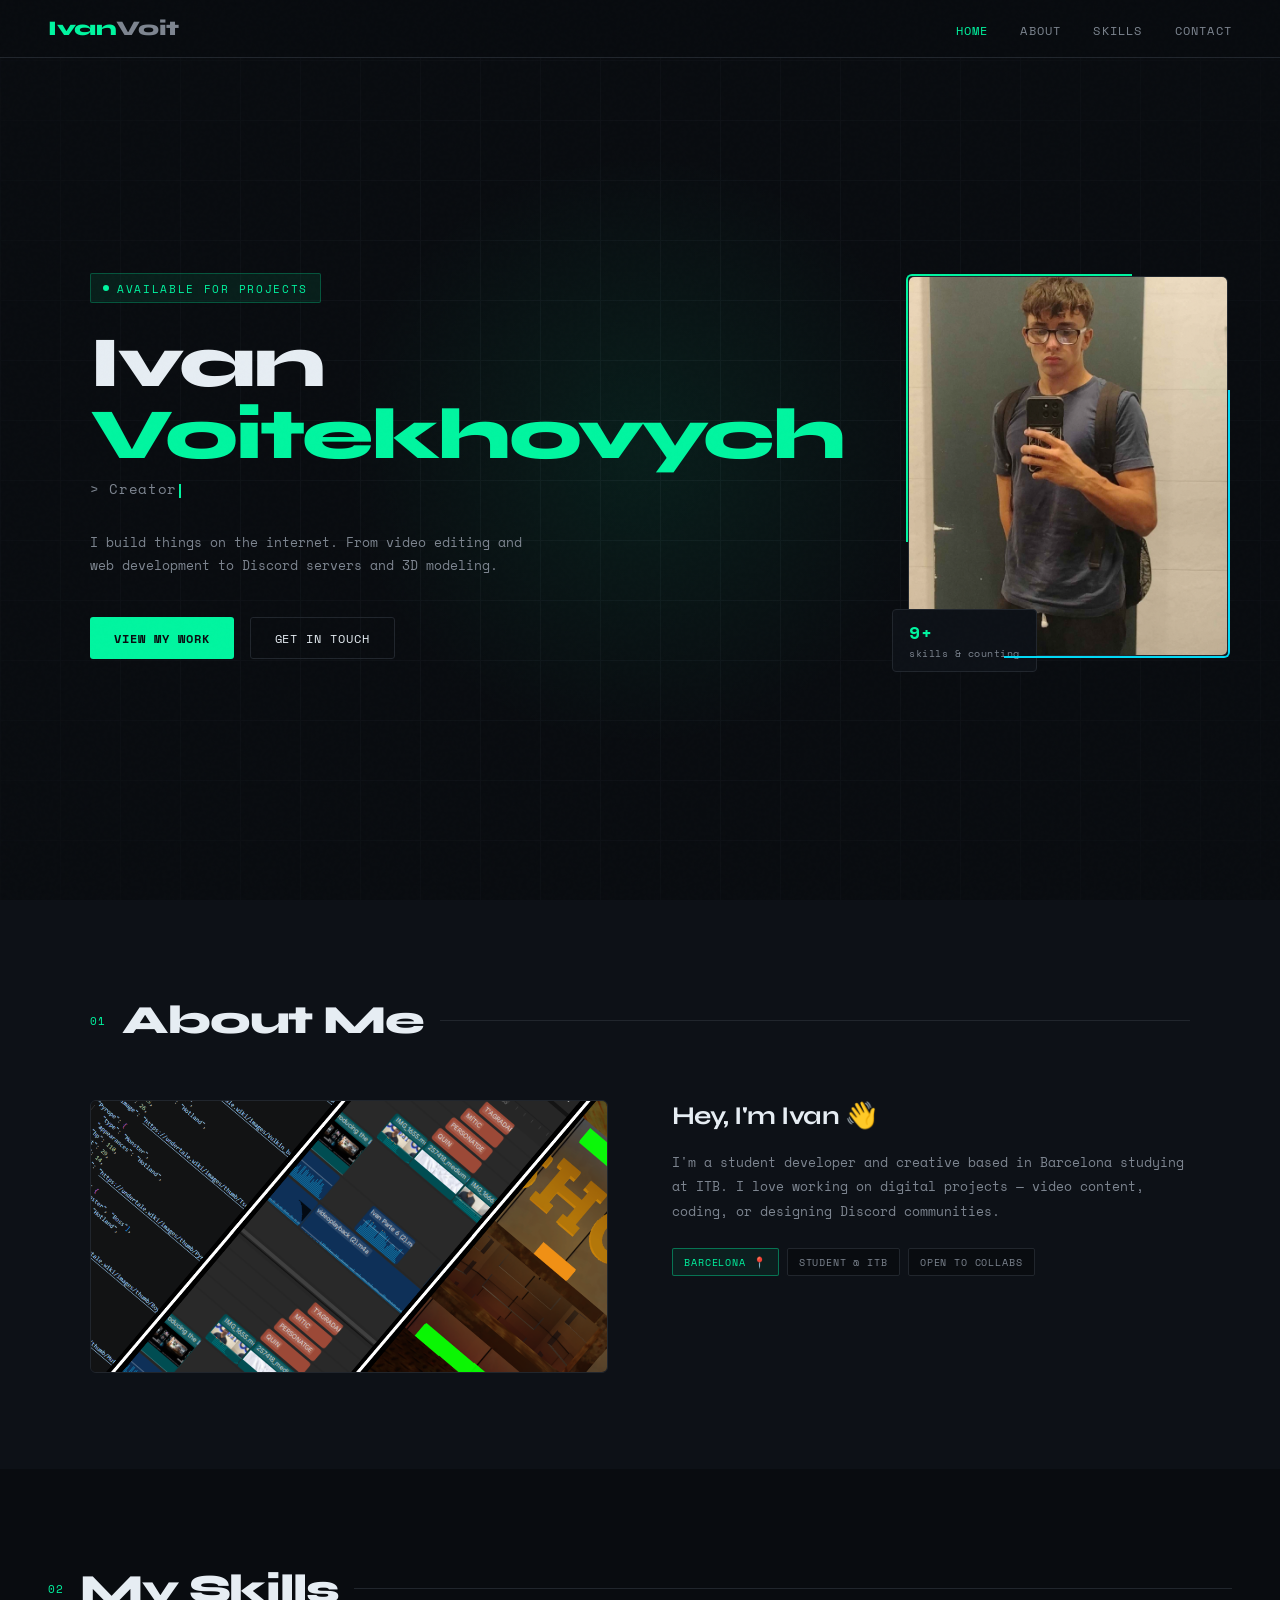
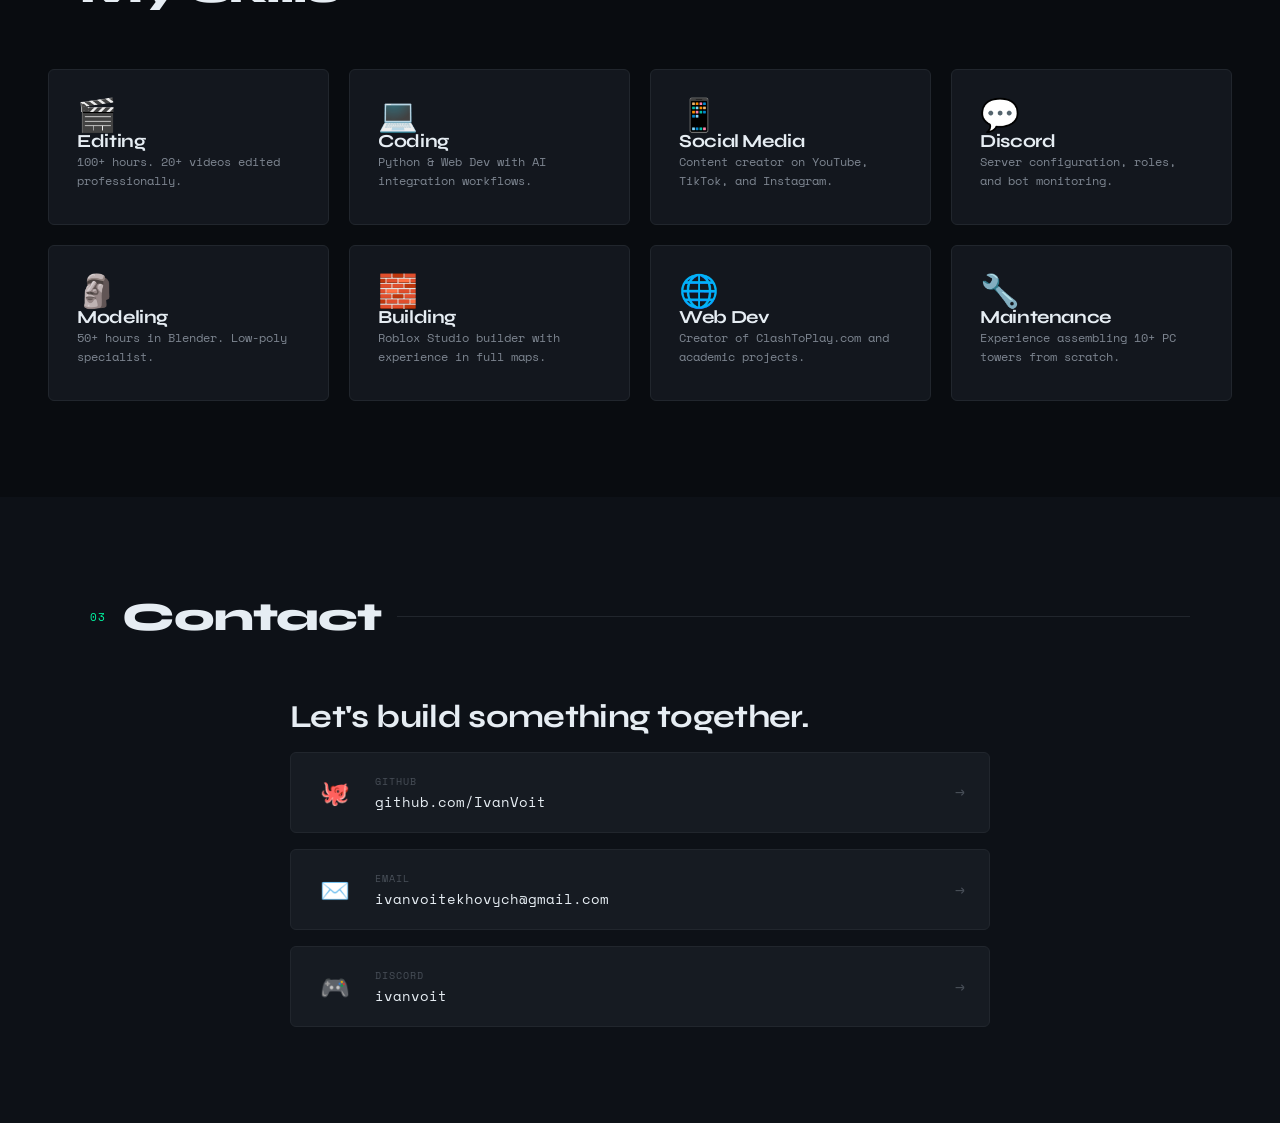
<file: index.html>
<!DOCTYPE html>
<html lang="en">
<head>
  <meta charset="UTF-8" />
  <meta name="viewport" content="width=device-width, initial-scale=1.0" />
  <title>IvanVoit — Portfolio</title>
  <link rel="stylesheet" href="style.css" />
</head>
<body>

  <nav>
    <a class="nav-logo" href="#hero">Ivan<span>Voit</span></a>
    <ul class="nav-links">
      <li><a href="#hero">Home</a></li>
      <li><a href="#about">About</a></li>
      <li><a href="#skills">Skills</a></li>
      <li><a href="#contact">Contact</a></li>
    </ul>
  </nav>

  <!-- HERO -->
  <section id="hero">
    <div class="hero-grid"></div>
    <div class="hero-glow"></div>
    <div class="hero-inner">
      <div class="hero-text">
        <div class="hero-tag">Available for projects</div>
        <h1 class="hero-name">Ivan<br/><span class="line2">Voitekhovych</span></h1>
        <p class="hero-role">&gt; <span id="typewriter">Creator</span><span class="cursor"></span></p>
        <p class="hero-desc">I build things on the internet. From video editing and web development to Discord servers and 3D modeling.</p>
        <div class="hero-btns">
          <a href="#skills" class="btn btn-primary">View My Work</a>
          <a href="#contact" class="btn btn-secondary">Get in Touch</a>
        </div>
      </div>
      <div class="hero-visual">
        <div class="avatar-frame">
          <div class="avatar-img-slot">
            <img src="assets/ivan.jpg" alt="Ivan" style="display: block;">
          </div>
          <div class="avatar-badge"><strong>9+</strong> skills &amp; counting</div>
        </div>
      </div>
    </div>
  </section>

  <!-- ABOUT -->
  <section id="about">
    <div style="max-width:1100px;margin:0 auto;">
      <div class="section-header reveal">
        <span class="section-num">01</span>
        <h2 class="section-title">About Me</h2>
        <div class="section-line"></div>
      </div>
      <div class="about-grid">
        <div class="about-img-slot reveal">
          <img src="assets/myportfoliomage.png" alt="About Ivan" style="display: block;">
        </div>
        <div class="about-text reveal">
          <h3>Hey, I'm Ivan 👋</h3>
          <p>I'm a student developer and creative based in Barcelona studying at ITB. I love working on digital projects — video content, coding, or designing Discord communities.</p>
          <div class="about-tags">
            <span class="tag accent">Barcelona 📍</span>
            <span class="tag">Student @ ITB</span>
            <span class="tag">Open to collabs</span>
          </div>
        </div>
      </div>
    </div>
  </section>

  <!-- SKILLS -->
  <section id="skills">
    <div style="max-width:1200px;margin:0 auto;">
      <div class="section-header reveal">
        <span class="section-num">02</span>
        <h2 class="section-title">My Skills</h2>
        <div class="section-line"></div>
      </div>

      <div class="skills-grid">

        <!-- 1. EDITING -->
        <div class="skill-card reveal">
          <div class="skill-main-content">
            <div class="skill-icon">🎬</div>
            <div class="skill-name">Editing</div>
            <p class="skill-desc">100+ hours. 20+ videos edited professionally.</p>
            <div class="skill-arrow">View My Work ↓</div>
          </div>
          <div class="skill-details">
            <div class="details-inner">
              <div class="story-item"><img src="assets/editing1.png"><p><strong>School Project:</strong> Video created for an academic assignment.</p></div>
              <div class="story-item"><img src="assets/editing2.png"><p><strong>Mobile Content:</strong> Videos about mobile devices and technology.</p></div>
              <div class="story-item"><img src="assets/editing3.png"><p><strong>Game Trailer:</strong> Video showcase for a game made by me.</p></div>
            </div>
          </div>
        </div>

        <!-- 2. CODING -->
        <div class="skill-card reveal">
          <div class="skill-main-content">
            <div class="skill-icon">💻</div>
            <div class="skill-name">Coding</div>
            <p class="skill-desc">Python & Web Dev with AI integration workflows.</p>
            <div class="skill-arrow">View My Work ↓</div>
          </div>
          <div class="skill-details">
            <div class="details-inner">
              <p>• Programming in Python with AI
              • HTML, CSS, and JS development</p>
              <div class="story-item"><img src="assets/coding1.png"><p>Python scripts and backend logic.</p></div>
              <div class="story-item"><img src="assets/coding2.png"><p>AI-assisted development workflow.</p></div>
              <div class="story-item"><img src="assets/coding3.png"><p>Advanced coding projects.</p></div>
            </div>
          </div>
        </div>

        <!-- 3. SOCIAL MEDIA -->
        <div class="skill-card reveal">
          <div class="skill-main-content">
            <div class="skill-icon">📱</div>
            <div class="skill-name">Social Media</div>
            <p class="skill-desc">Content creator on YouTube, TikTok, and Instagram.</p>
            <div class="skill-arrow">View My Work ↓</div>
          </div>
          <div class="skill-details">
            <div class="details-inner">
              <div class="story-item"><img src="assets/social1.png"><p>My YouTube channel content.</p></div>
              <div class="story-item"><img src="assets/social2.png"><p>My TikTok channel growth.</p></div>
              <div class="story-item"><img src="assets/social3.png"><p>My Instagram community.</p></div>
            </div>
          </div>
        </div>

        <!-- 4. DISCORD -->
        <div class="skill-card reveal">
          <div class="skill-main-content">
            <div class="skill-icon">💬</div>
            <div class="skill-name">Discord</div>
            <p class="skill-desc">Server configuration, roles, and bot monitoring.</p>
            <div class="skill-arrow">View My Work ↓</div>
          </div>
          <div class="skill-details">
            <div class="details-inner">
              <div class="story-item"><img src="assets/discord1.png"><p>Discord server made for my game.</p></div>
              <div class="story-item"><img src="assets/discord2.png"><p>Discord server for a Minecraft clan.</p></div>
              <div class="story-item"><img src="assets/discord3.png"><p>Discord server for my community.</p></div>
            </div>
          </div>
        </div>

        <!-- 5. MODELING -->
        <div class="skill-card reveal">
          <div class="skill-main-content">
            <div class="skill-icon">🗿</div>
            <div class="skill-name">Modeling</div>
            <p class="skill-desc">50+ hours in Blender. Low-poly specialist.</p>
            <div class="skill-arrow">View My Work ↓</div>
          </div>
          <div class="skill-details">
            <div class="details-inner">
              <div class="story-item"><img src="assets/modeling1.png"><p>Low-poly 3D Tree.</p></div>
              <div class="story-item"><img src="assets/modeling2.png"><p>3D modeled Game Boy.</p></div>
              <div class="story-item"><img src="assets/modeling3.png"><p>Roblox game assets collection.</p></div>
            </div>
          </div>
        </div>

        <!-- 6. BUILDING -->
        <div class="skill-card reveal">
          <div class="skill-main-content">
            <div class="skill-icon">🧱</div>
            <div class="skill-name">Building</div>
            <p class="skill-desc">Roblox Studio builder with experience in full maps.</p>
            <div class="skill-arrow">View My Work ↓</div>
          </div>
          <div class="skill-details">
            <div class="details-inner">
              <div class="story-item"><img src="assets/building1.png"><p>Shop interior for a new map.</p></div>
              <div class="story-item"><img src="assets/building2.png"><p>Level 5 restricted access door.</p></div>
              <div class="story-item"><img src="assets/building3.png"><p>Unfinished massive world project.</p></div>
            </div>
          </div>
        </div>

        <!-- 7. WEB DEV -->
        <div class="skill-card reveal">
          <div class="skill-main-content">
            <div class="skill-icon">🌐</div>
            <div class="skill-name">Web Dev</div>
            <p class="skill-desc">Creator of ClashToPlay.com and academic projects.</p>
            <div class="skill-arrow">View My Work ↓</div>
          </div>
          <div class="skill-details">
            <div class="details-inner">
              <div class="story-item"><img src="assets/web1.png"><p><strong>ClashToPlay.com:</strong> My main game webpage.</p></div>
              <div class="story-item"><img src="assets/web2.png"><p>Webpage made for a school project.</p></div>
              <div class="story-item"><img src="assets/web3.png"><p>One of my previous portfolio designs.</p></div>
            </div>
          </div>
        </div>

        <!-- 8. MAINTENANCE -->
        <div class="skill-card reveal">
          <div class="skill-main-content">
            <div class="skill-icon">🔧</div>
            <div class="skill-name">Maintenance</div>
            <p class="skill-desc">Experience assembling 10+ PC towers from scratch.</p>
            <div class="skill-arrow">View Details ↓</div>
          </div>
          <div class="skill-details">
            <div class="details-inner">
              <p>I have disassembled and reassembled more than 10 computers (PC towers), and they have always worked perfectly without any problems. Methodical and reliable hardware setup.</p>
            </div>
          </div>
        </div>

      </div>
    </div>
  </section>

  <!-- CONTACT -->
  <section id="contact">
    <div style="max-width:1100px;margin:0 auto;">
      <div class="section-header reveal">
        <span class="section-num">03</span>
        <h2 class="section-title">Contact</h2>
        <div class="section-line"></div>
      </div>
      <div class="contact-inner reveal">
        <p class="contact-lead">Let's build something together.</p>
        <div class="contact-links">
          <a class="contact-link" href="https://github.com/IvanVoit" target="_blank"><span class="contact-link-icon">🐙</span><div class="contact-link-info"><div class="contact-link-label">GitHub</div><div class="contact-link-value">github.com/IvanVoit</div></div><span class="contact-link-arrow">→</span></a>
          <a class="contact-link" href="mailto:ivanvoitekhovych@gmail.com"><span class="contact-link-icon">✉️</span><div class="contact-link-info"><div class="contact-link-label">Email</div><div class="contact-link-value">ivanvoitekhovych@gmail.com</div></div><span class="contact-link-arrow">→</span></a>
          <a class="contact-link" href="https://discord.com/users/ivanvoit" target="_blank"><span class="contact-link-icon">🎮</span><div class="contact-link-info"><div class="contact-link-label">Discord</div><div class="contact-link-value">ivanvoit</div></div><span class="contact-link-arrow">→</span></a>
        </div>
      </div>
    </div>
  </section>

  <div id="image-modal" class="modal">
    <span class="close-modal">&times;</span>
    <img class="modal-content" id="full-image">
  </div>

  <script src="script.js"></script>
</body>
</html>
</file>
<file: style.css>
@import url('https://fonts.googleapis.com/css2?family=Space+Mono:ital,wght@0,400;0,700;1,400&family=Syne:wght@400;600;700;800&display=swap');

:root {
  --bg: #090c10;
  --bg2: #0d1117;
  --bg3: #161b22;
  --border: #21262d;
  --accent: #00f5a0;
  --accent2: #00d9f5;
  --accent3: #f5a000;
  --text: #e6edf3;
  --text-muted: #7d8590;
  --text-dim: #484f58;
  --glow: 0 0 20px rgba(0, 245, 160, 0.3);
  --glow2: 0 0 20px rgba(0, 217, 245, 0.3);
  --card-bg: rgba(22, 27, 34, 0.8);
  --font-display: 'Syne', sans-serif;
  --font-mono: 'Space Mono', monospace;
}

*, *::before, *::after { box-sizing: border-box; margin: 0; padding: 0; }

html { scroll-behavior: smooth; }

body {
  background: var(--bg);
  color: var(--text);
  font-family: var(--font-mono);
  overflow-x: hidden;
  cursor: default;
}

/* ── SCROLLBAR ── */
::-webkit-scrollbar { width: 4px; }
::-webkit-scrollbar-track { background: var(--bg); }
::-webkit-scrollbar-thumb { background: var(--accent); border-radius: 2px; }

/* ── NOISE OVERLAY ── */
body::before {
  content: '';
  position: fixed; inset: 0;
  background-image: url("data:image/svg+xml,%3Csvg viewBox='0 0 256 256' xmlns='http://www.w3.org/2000/svg'%3E%3Cfilter id='noise'%3E%3CfeTurbulence type='fractalNoise' baseFrequency='0.9' numOctaves='4' stitchTiles='stitch'/%3E%3C/filter%3E%3Crect width='100%25' height='100%25' filter='url(%23noise)' opacity='0.03'/%3E%3C/svg%3E");
  pointer-events: none;
  z-index: 9999;
  opacity: 0.4;
}

nav {
  position: fixed; top: 0; left: 0; right: 0;
  z-index: 100;
  display: flex; align-items: center; justify-content: space-between;
  padding: 1rem 3rem;
  background: rgba(9, 12, 16, 0.85);
  backdrop-filter: blur(12px);
  border-bottom: 1px solid var(--border);
}

.nav-logo {
  font-family: var(--font-display);
  font-weight: 800;
  font-size: 1.3rem;
  color: var(--accent);
  text-decoration: none;
  letter-spacing: -0.02em;
}
.nav-logo span { color: var(--text-muted); }

.nav-links { display: flex; gap: 2rem; list-style: none; }
.nav-links a {
  color: var(--text-muted);
  text-decoration: none;
  font-size: 0.75rem;
  letter-spacing: 0.1em;
  text-transform: uppercase;
  transition: color 0.2s;
}
.nav-links a:hover { color: var(--accent); }

/* ── HERO ── */
#hero {
  min-height: 100vh;
  display: flex; align-items: center; justify-content: center;
  padding: 6rem 3rem 4rem;
  position: relative;
  overflow: hidden;
}

.hero-grid {
  position: absolute; inset: 0;
  background-image:
    linear-gradient(var(--border) 1px, transparent 1px),
    linear-gradient(90deg, var(--border) 1px, transparent 1px);
  background-size: 60px 60px;
  mask-image: radial-gradient(ellipse 80% 80% at 50% 50%, black, transparent);
  opacity: 0.4;
}

.hero-glow {
  position: absolute;
  width: 600px; height: 600px;
  border-radius: 50%;
  background: radial-gradient(circle, rgba(0,245,160,0.08) 0%, transparent 70%);
  top: 50%; left: 50%; transform: translate(-50%,-50%);
  pointer-events: none;
}

.hero-inner {
  position: relative; z-index: 1;
  display: grid; grid-template-columns: 1fr 1fr;
  gap: 4rem; align-items: center;
  max-width: 1100px; width: 100%;
}

.hero-text { animation: fadeUp 0.8s ease both; }

.hero-tag {
  display: inline-flex; align-items: center; gap: 0.5rem;
  background: rgba(0,245,160,0.08);
  border: 1px solid rgba(0,245,160,0.25);
  color: var(--accent);
  font-size: 0.7rem;
  letter-spacing: 0.15em;
  text-transform: uppercase;
  padding: 0.35rem 0.75rem;
  border-radius: 2px;
  margin-bottom: 1.5rem;
}
.hero-tag::before {
  content: '';
  width: 6px; height: 6px;
  background: var(--accent);
  border-radius: 50%;
  animation: pulse 2s infinite;
}

.hero-name {
  font-family: var(--font-display);
  font-size: clamp(2.5rem, 6vw, 4.5rem);
  font-weight: 800;
  line-height: 1;
  letter-spacing: -0.03em;
  margin-bottom: 0.5rem;
}
.hero-name .line2 { color: var(--accent); }

.hero-role {
  font-size: 0.85rem;
  color: var(--text-muted);
  margin-bottom: 2rem;
  letter-spacing: 0.05em;
}

.hero-desc {
  font-family: var(--font-mono);
  font-size: 0.8rem;
  color: var(--text-muted);
  line-height: 1.8;
  margin-bottom: 2.5rem;
  max-width: 460px;
}

.hero-btns { display: flex; gap: 1rem; flex-wrap: wrap; }

.btn {
  display: inline-flex; align-items: center; gap: 0.5rem;
  padding: 0.7rem 1.5rem;
  font-family: var(--font-mono);
  font-size: 0.75rem;
  letter-spacing: 0.08em;
  text-transform: uppercase;
  text-decoration: none;
  border-radius: 3px;
  transition: all 0.25s;
  cursor: pointer;
  border: none;
}
.btn-primary {
  background: var(--accent);
  color: var(--bg);
  font-weight: 700;
}
.btn-primary:hover {
  background: #fff;
  box-shadow: var(--glow);
  transform: translateY(-2px);
}
.btn-secondary {
  background: transparent;
  color: var(--text);
  border: 1px solid var(--border);
}
.btn-secondary:hover {
  border-color: var(--accent);
  color: var(--accent);
  transform: translateY(-2px);
}

/* Hero image / avatar */
.hero-visual {
  display: flex; justify-content: center; align-items: center;
  animation: fadeUp 0.8s 0.2s ease both;
}

.avatar-frame {
  position: relative;
  width: 320px; height: 380px;
}

.avatar-img-slot {
  width: 100%; height: 100%;
  background: var(--bg3);
  border: 1px solid var(--border);
  border-radius: 6px;
  display: flex; flex-direction: column; align-items: center; justify-content: center;
  gap: 0.75rem;
  color: var(--text-dim);
  font-size: 0.7rem;
  letter-spacing: 0.1em;
  text-transform: uppercase;
  overflow: hidden;
  position: relative;
}
.avatar-img-slot img {
  width: 100%; height: 100%;
  object-fit: cover;
  display: none; /* remove display:none when you add a real image */
}
.avatar-img-slot .placeholder-icon {
  font-size: 3rem;
  opacity: 0.3;
}
.avatar-img-slot .placeholder-text { opacity: 0.4; }

.avatar-frame::before {
  content: '';
  position: absolute;
  top: -2px; left: -2px;
  right: 30%; bottom: 30%;
  border-top: 2px solid var(--accent);
  border-left: 2px solid var(--accent);
  border-radius: 6px 0 0 0;
  pointer-events: none;
}
.avatar-frame::after {
  content: '';
  position: absolute;
  bottom: -2px; right: -2px;
  left: 30%; top: 30%;
  border-bottom: 2px solid var(--accent2);
  border-right: 2px solid var(--accent2);
  border-radius: 0 0 6px 0;
  pointer-events: none;
}

.avatar-badge {
  position: absolute;
  bottom: -1rem; left: -1rem;
  background: var(--bg2);
  border: 1px solid var(--border);
  border-radius: 4px;
  padding: 0.6rem 1rem;
  font-size: 0.65rem;
  color: var(--text-muted);
  letter-spacing: 0.05em;
}
.avatar-badge strong { color: var(--accent); display: block; font-size: 1.1rem; }

/* ── SECTIONS ── */
section { padding: 6rem 3rem; }

.section-header {
  display: flex; align-items: center; gap: 1rem;
  margin-bottom: 3.5rem;
}
.section-num {
  font-family: var(--font-mono);
  font-size: 0.7rem;
  color: var(--accent);
  letter-spacing: 0.1em;
}
.section-title {
  font-family: var(--font-display);
  font-size: clamp(1.8rem, 4vw, 2.5rem);
  font-weight: 800;
  letter-spacing: -0.03em;
}
.section-line {
  flex: 1;
  height: 1px;
  background: var(--border);
}

/* ── ABOUT ── */
#about { background: var(--bg2); }

.about-grid {
  display: grid;
  grid-template-columns: 1fr 1fr;
  gap: 4rem;
  max-width: 1100px;
  margin: 0 auto;
  align-items: start;
}

.about-img-slot {
  aspect-ratio: 19/10;
  background: var(--bg3);
  border: 1px solid var(--border);
  border-radius: 6px;
  display: flex; flex-direction: column;
  align-items: center; justify-content: center;
  gap: 0.75rem;
  color: var(--text-dim);
  font-size: 0.7rem;
  letter-spacing: 0.1em;
  text-transform: uppercase;
  overflow: hidden;
  position: relative;
}
.about-img-slot img {
  width: 100%; height: 100%;
  object-fit: cover;
  display: none;
}
.about-img-slot .placeholder-icon { font-size: 2.5rem; opacity: 0.25; }

.about-text h3 {
  font-family: var(--font-display);
  font-size: 1.6rem;
  font-weight: 700;
  margin-bottom: 1.25rem;
  letter-spacing: -0.02em;
}
.about-text p {
  font-size: 0.8rem;
  color: var(--text-muted);
  line-height: 1.9;
  margin-bottom: 1rem;
}

.about-tags {
  display: flex; flex-wrap: wrap; gap: 0.5rem;
  margin-top: 1.5rem;
}
.tag {
  background: var(--bg);
  border: 1px solid var(--border);
  color: var(--text-muted);
  font-size: 0.65rem;
  padding: 0.3rem 0.7rem;
  border-radius: 2px;
  letter-spacing: 0.08em;
  text-transform: uppercase;
}
.tag.accent { border-color: rgba(0,245,160,0.4); color: var(--accent); background: rgba(0,245,160,0.06); }

/* ── SKILLS ── */
#skills { background: var(--bg); }

.skills-grid {
  display: grid;
  grid-template-columns: repeat(auto-fill, minmax(260px, 1fr));
  gap: 1.25rem;
  max-width: 1100px;
  margin: 0 auto;
}

.skill-card {
  background: var(--card-bg);
  border: 1px solid var(--border);
  border-radius: 6px;
  padding: 1.75rem;
  text-decoration: none;
  color: inherit;
  display: flex; flex-direction: column; gap: 1rem;
  transition: all 0.3s;
  position: relative;
  overflow: hidden;
  cursor: pointer;
}
.skill-card::before {
  content: '';
  position: absolute;
  top: 0; left: 0; right: 0;
  height: 2px;
  background: var(--accent);
  transform: scaleX(0);
  transform-origin: left;
  transition: transform 0.3s;
}
.skill-card:hover {
  border-color: rgba(0,245,160,0.3);
  transform: translateY(-4px);
  box-shadow: 0 12px 40px rgba(0,0,0,0.4), var(--glow);
}
.skill-card:hover::before { transform: scaleX(1); }

.skill-icon {
  font-size: 2rem;
  line-height: 1;
}
.skill-name {
  font-family: var(--font-display);
  font-size: 1.15rem;
  font-weight: 700;
  letter-spacing: -0.02em;
}
.skill-desc {
  font-size: 0.72rem;
  color: var(--text-muted);
  line-height: 1.7;
  flex: 1;
}
.skill-arrow {
  font-size: 0.7rem;
  color: var(--accent);
  letter-spacing: 0.1em;
  text-transform: uppercase;
  opacity: 0;
  transition: opacity 0.2s;
}
.skill-card:hover .skill-arrow { opacity: 1; }

.skill-img-slot {
  width: 100%; aspect-ratio: 16/9;
  background: var(--bg);
  border: 1px solid var(--border);
  border-radius: 4px;
  display: flex; align-items: center; justify-content: center;
  font-size: 0.65rem;
  color: var(--text-dim);
  letter-spacing: 0.08em;
  text-transform: uppercase;
  overflow: hidden;
}
.skill-img-slot img { width: 100%; height: 100%; object-fit: cover; display: none; }

/* ── CONTACT ── */
#contact { background: var(--bg2); }

.contact-inner {
  max-width: 700px;
  margin: 0 auto;
}

.contact-lead {
  font-family: var(--font-display);
  font-size: clamp(1.5rem, 3vw, 2rem);
  font-weight: 700;
  margin-bottom: 1rem;
  letter-spacing: -0.02em;
}
.contact-sub {
  font-size: 0.8rem;
  color: var(--text-muted);
  margin-bottom: 3rem;
  line-height: 1.8;
}

.contact-links {
  display: flex; flex-direction: column; gap: 1rem;
}

.contact-link {
  display: flex; align-items: center; gap: 1.25rem;
  background: var(--bg3);
  border: 1px solid var(--border);
  border-radius: 6px;
  padding: 1.25rem 1.5rem;
  text-decoration: none;
  color: var(--text);
  transition: all 0.25s;
}
.contact-link:hover {
  border-color: var(--accent);
  background: rgba(0,245,160,0.04);
  transform: translateX(6px);
}

.contact-link-icon {
  font-size: 1.5rem;
  flex-shrink: 0;
  width: 2.5rem; text-align: center;
}
.contact-link-info { flex: 1; }
.contact-link-label {
  font-size: 0.65rem;
  color: var(--text-dim);
  text-transform: uppercase;
  letter-spacing: 0.1em;
  margin-bottom: 0.2rem;
}
.contact-link-value {
  font-size: 0.85rem;
  color: var(--text);
}
.contact-link-arrow {
  color: var(--text-dim);
  font-size: 1rem;
  transition: color 0.2s, transform 0.2s;
}
.contact-link:hover .contact-link-arrow {
  color: var(--accent);
  transform: translateX(4px);
}

/* ── FOOTER ── */
footer {
  border-top: 1px solid var(--border);
  padding: 2rem 3rem;
  display: flex; align-items: center; justify-content: space-between;
  background: var(--bg);
}
.footer-copy {
  font-size: 0.7rem;
  color: var(--text-dim);
  letter-spacing: 0.05em;
}
.footer-status {
  display: flex; align-items: center; gap: 0.5rem;
  font-size: 0.7rem;
  color: var(--text-muted);
}
.footer-status::before {
  content: '';
  width: 6px; height: 6px;
  background: var(--accent);
  border-radius: 50%;
  animation: pulse 2s infinite;
}

/* ── ANIMATIONS ── */
@keyframes fadeUp {
  from { opacity: 0; transform: translateY(24px); }
  to   { opacity: 1; transform: translateY(0); }
}
@keyframes pulse {
  0%, 100% { opacity: 1; }
  50%       { opacity: 0.3; }
}
@keyframes blink {
  0%, 100% { opacity: 1; }
  50%       { opacity: 0; }
}

.cursor {
  display: inline-block;
  width: 2px; height: 1em;
  background: var(--accent);
  vertical-align: middle;
  animation: blink 1s step-end infinite;
  margin-left: 2px;
}

/* ── SCROLL REVEAL ── */
.reveal {
  opacity: 0;
  transform: translateY(30px);
  transition: opacity 0.6s ease, transform 0.6s ease;
}
.reveal.visible {
  opacity: 1;
  transform: translateY(0);
}

/* ── RESPONSIVE ── */
@media (max-width: 900px) {
  nav { padding: 1rem 1.5rem; }
  .nav-links { gap: 1rem; }
  section { padding: 4rem 1.5rem; }
  #hero { padding: 5rem 1.5rem 3rem; }
  .hero-inner { grid-template-columns: 1fr; gap: 3rem; }
  .hero-visual { display: none; }
  .about-grid { grid-template-columns: 1fr; }
  footer { flex-direction: column; gap: 0.75rem; text-align: center; }
}

@media (max-width: 600px) {
  .nav-links { display: none; }
  .skills-grid { grid-template-columns: 1fr; }
}

/* --- AJUSTES DEL GRID (4 ARRIBA, 4 ABAJO) --- */
.skills-grid {
  display: grid;
  grid-template-columns: repeat(4, 1fr); /* 4 columnas exactas */
  gap: 1.25rem;
  max-width: 1200px;
  margin: 0 auto;
}

/* Responsivo: 2 columnas en tablets, 1 en móviles */
@media (max-width: 1100px) {
  .skills-grid { grid-template-columns: repeat(2, 1fr); }
}
@media (max-width: 650px) {
  .skills-grid { grid-template-columns: 1fr; }
}

/* --- LÓGICA DE EXPANSIÓN --- */
.skill-card {
  cursor: pointer;
  height: fit-content;
  transition: all 0.3s ease;
}

.skill-details {
  max-height: 0;
  overflow: hidden;
  transition: max-height 0.6s cubic-bezier(0.4, 0, 0.2, 1);
  background: var(--bg);
  margin: 0 -1.75rem -1.75rem -1.75rem; 
}

.skill-card.active {
  grid-column: span 1; /* Mantiene la tarjeta en su sitio */
  border-color: var(--accent);
}

.skill-card.active .skill-details {
  max-height: 2000px;
  border-top: 1px solid var(--border);
  margin-top: 1.5rem;
}

.details-inner {
  padding: 1.5rem;
  display: flex;
  flex-direction: column;
  gap: 2rem;
}

.story-item img {
  width: 100%;
  border-radius: 4px;
  border: 1px solid var(--border);
  margin-bottom: 0.5rem;
  cursor: zoom-in;
}

.story-item p {
  font-size: 0.72rem;
  color: var(--text-muted);
  white-space: pre-line; /* ESTO HACE QUE LOS SALTOS DE LÍNEA FUNCIONEN */
  line-height: 1.6;
}

/* --- ZOOM MODAL STYLES --- */
.modal {
  display: none;
  position: fixed;
  z-index: 9999;
  inset: 0;
  background: rgba(0,0,0,0.9);
  padding: 20px;
  cursor: zoom-out;
}
.modal-content {
  margin: auto;
  display: block;
  max-width: 90%;
  max-height: 90%;
  position: relative;
  top: 50%;
  transform: translateY(-50%);
}
.close-modal {
  position: absolute;
  top: 20px; right: 30px;
  color: white; font-size: 40px; cursor: pointer;
}
</file>
